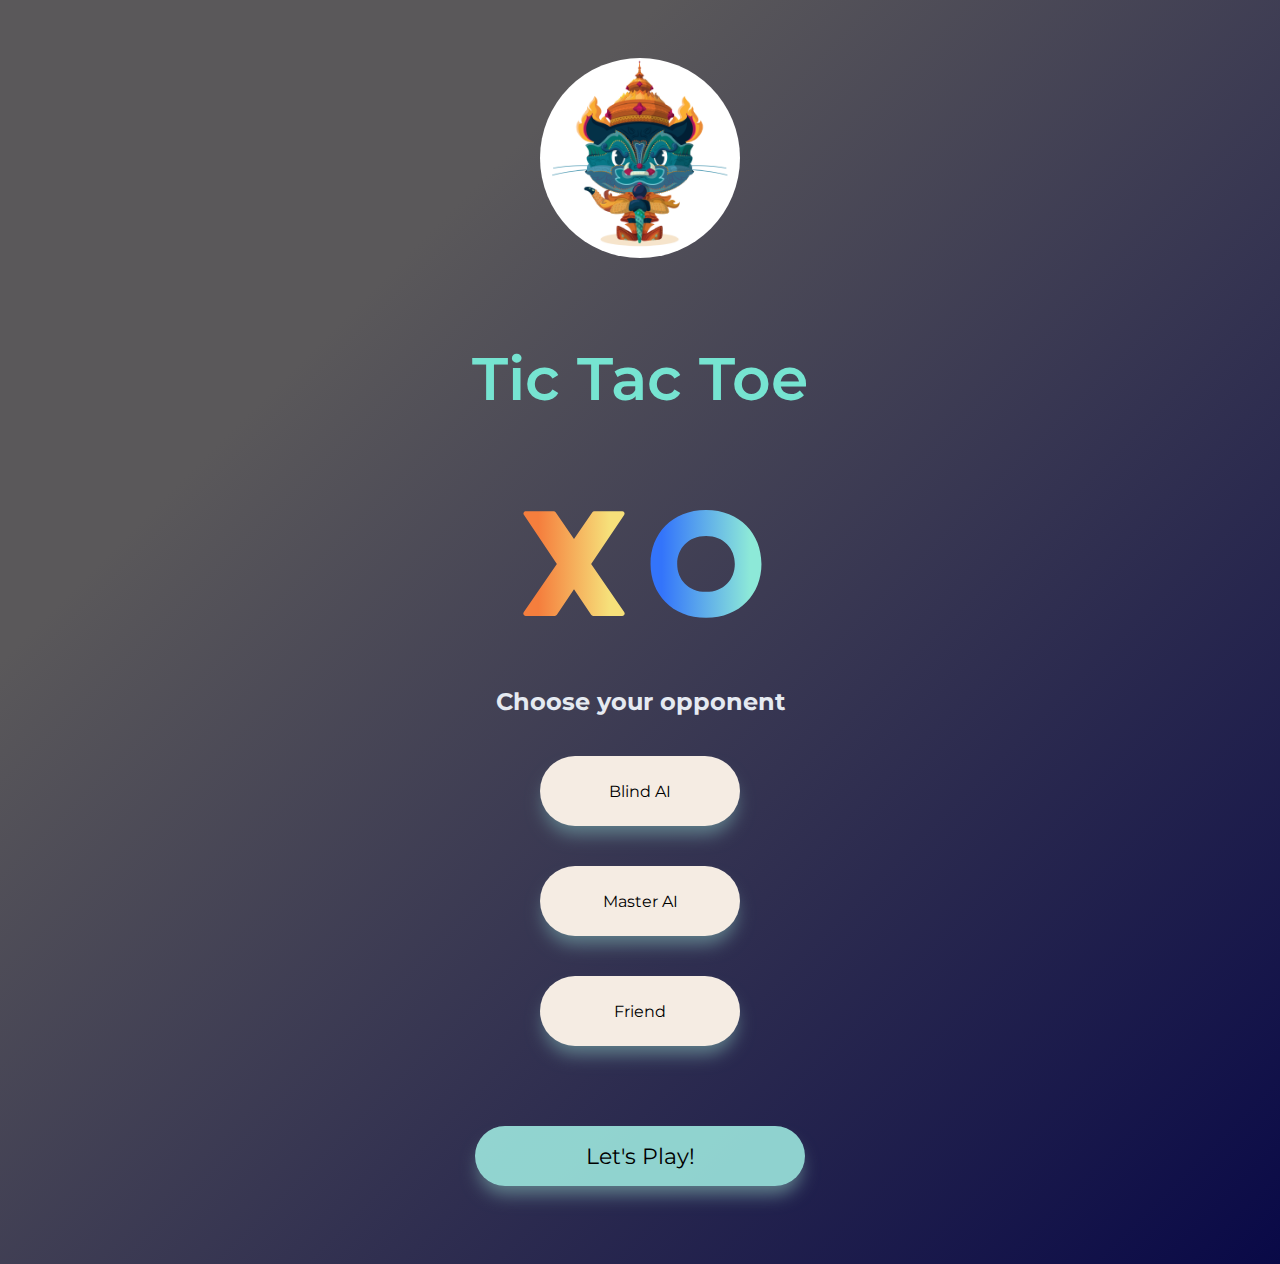
<file: index.html>
<!DOCTYPE html>
<html lang="en">
    <head>
        <meta charset="UTF-8">
        <meta http-equiv="X-UA-Compatible" content="IE=edge">
        <meta name="viewport" content="width=device-width, initial-scale=1.0">
        <title>Tic Tac Toe</title>
        <meta name="author" content="Harmeet Matharoo">
        <link rel="icon" sizes="32x32" href="images/tic-tac-toe.png">
        <link rel="preconnect" href="https://fonts.googleapis.com">
        <link rel="preconnect" href="https://fonts.gstatic.com" crossorigin>
        <link href="https://fonts.googleapis.com/css2?family=Montserrat:wght@400;500;600;700;800&display=swap" rel="stylesheet">
        <link rel="stylesheet" href="style.css">
    </head>
    <body>
        


        <div class="container-div">

            <div id="page1">
                <div class="logo">
                    <a href="https://github.com/hmjatt">
                        <img src="images/id-logo.png" alt="github-logo">
                    </a>
                </div>
                <div class="game-title">
                    <h1>Tic Tac Toe</h1>
                </div>
                <div class="XO">
                    <img src="images/svgs/X.svg" alt="X">
                    <img src="images/svgs/O.svg" alt="O">
                </div>
                <div class="opponent">
                    <h2>Choose your opponent</h2>
                    <button onClick="ticTacToe.blindAiDifficulty()">Blind AI</button>
                    <button onClick="ticTacToe.masterAiDifficulty()">Master AI</button>
                    <button id="friend" onClick="ticTacToe.player2IsHuman()">Friend</button>
                </div>

                <div class="lets-play">
                    <button id="letsPlayBtn" onClick="gameUI.letsPlayGame()" >Let's Play!</button>
                </div>
                
            </div>
    
    

    
    
            <div id="page2">
                <div class="logo">
                    <a href="https://github.com/hmjatt">
                        <img src="images/id-logo.png" alt="github-logo">
                    </a>
                </div>
                <div class="game-title">
                    <h1>Tic Tac Toe</h1>
                </div>
                <div class="scoreboard-div">
                    
                    <div id="scoreboard">
                        <div class="X-O">
                            <img src="images/svgs/X.svg" id="X" alt="X">
                            <img src="images/svgs/O.svg" id="O" alt="O">
                        </div>
                    </div>
                    
                </div>

                <div class="table-div">
                    <table>
                        <tr>
                            <td class="cell" id="0"></td>
                            <td class="cell" id="1"></td>
                            <td class="cell" id="2"></td>
                        </tr>
                        <tr>
                            <td class="cell" id="3"></td>
                            <td class="cell" id="4"></td>
                            <td class="cell" id="5"></td>
                        </tr>
                        <tr>
                            <td class="cell" id="6"></td>
                            <td class="cell" id="7"></td>
                            <td class="cell" id="8"></td>
                        </tr>
                    </table>
                </div>
                
          
                <div class="result-div">
                    <p id="turn-msg">It's O's turn</p>
                </div>

            </div>
    
    
    
            <div id="page3">
                <div class="logo">
                    <a href="https://github.com/hmjatt">
                        <img src="images/id-logo.png" alt="github-logo">
                    </a>
                </div>
                <div class="game-title">
                    <h1>Tic Tac Toe</h1>
                </div>
               
                <div class="endgame">
                    <div class="text"></div>
                    <button onClick="gameUI.replayGame()">Replay</button>
                </div>

            </div>
     
        </div>
        

        <script src="script.js"></script>
    </body>
</html>
</file>
<file: style.css>
/* Styles for Tic Tac Toe */
html {
    font-family: 'Montserrat', sans-serif;
    background-color: #090947;
    background-image: linear-gradient(315deg, #090947 0%, #5a585a 74%);
    color: rgb(229, 234, 241);
    padding: 30px 0px 30px 0px;
	
}

body {
    display: flex;
    flex-direction: column;
    justify-content: center;
    
}

h1 {
    color: rgb(118, 228, 209);
    font-size: 60px;
    font-weight: 600;
}

#page1, #page2, #page3 {
    display: flex;
    flex-direction: column;
}

#page1 div, #page2 div, #page3 div {
    align-self: center;
    padding: 20px;
}

.opponent {
    display: flex;
    flex-direction: column;
}

.opponent button, .endgame button {
    font-family: 'Montserrat', sans-serif;
    align-self: center;
    width: 200px;
    height: 70px;
    border-radius: 35px;
	font-size: 16px;
    border: none;
	background-color: rgb(245, 236, 227);
    box-shadow: 0 12px 18px -4px rgb(98, 130, 141);
	cursor: pointer;
}

.opponent button {
        margin: 20px;

}

.opponent button:focus {
    background-color: #081b24c9;
    color: aliceblue;
}


#letsPlayBtn {
	font-family: 'Montserrat', sans-serif;
    align-self: center;
	font-size: 22px;
    width: 330px;
    height: 60px;
    margin: 20px;
    border-radius: 55px;
    border: none;
    box-shadow: 0 12px 18px -4px rgb(98, 130, 141);
	background-color: rgba(168, 250, 236, 0.815);
	cursor: pointer;
}

.logo img {
	border-radius: 105px;
	height: 200px;
}

#page2, #page3 {
	display: none;
}


/* #page2 */

.scoreboard-div, #scoreboard, .X-O {
	display: flex;
}

#turn-msg {
    display: none;
    font-size: 30px;
}

/* #page3 */

#page3 {
    height: 100vh;
}





td {
	border:  5px solid rgb(247, 243, 228);
	text-align:  center;
	cursor: pointer;
}


table {
	border-collapse: collapse;
	width: 500px;
}



table tr:first-child td {
	border-top: 0;
}

table tr:last-child td {
	border-bottom: 0;
}

table tr td:first-child {
	border-left: 0;
}

table tr td:last-child {
	border-right: 0;
}

.endgame {
  display: none;
  width: 300px;
  height: 200px;
  background-color: rgba(238, 189, 99, 0.952);
  text-align: center;
  border-radius: 5px;
  color: rgba(31, 31, 31, 0.877);
  font-weight: 500;
  font-size: 40px;
}

.cell {
    color: #28313b00;
    height: 150px;
    width: 50px;
    background-repeat: no-repeat;
    background-position: center;
    
}

.cell-X {
    background-image: url("https://hmjatt.github.io/Tic_Tac_Toe/images/svgs/X.svg");
    height: 150px;
    width: 50px;
    background-repeat: no-repeat;
    color: #09094700;
}


.cell-O {
    background-image: url("https://hmjatt.github.io/Tic_Tac_Toe/images/svgs/O.svg");
    height: 150px;
    width: 50px;
    color: #09094700;
    background-repeat: no-repeat;
}


@media only screen and (max-device-width: 500px) {

    
    #letsPlayBtn {
        margin: 0px;
    }

    table {
        width: 370px;
    }

    .cell {
        height: 130px;
        width: 50px;
    }

	#page2 div {
		padding-left: 0px;
		padding-right: 0px;
	}
    

    h1 {
        font-size: 50px;
        margin: 0px;
    }

    .XO img{
        height: 100px;
    }

    .logo img {
        height: 140px;
    }

}
</file>
